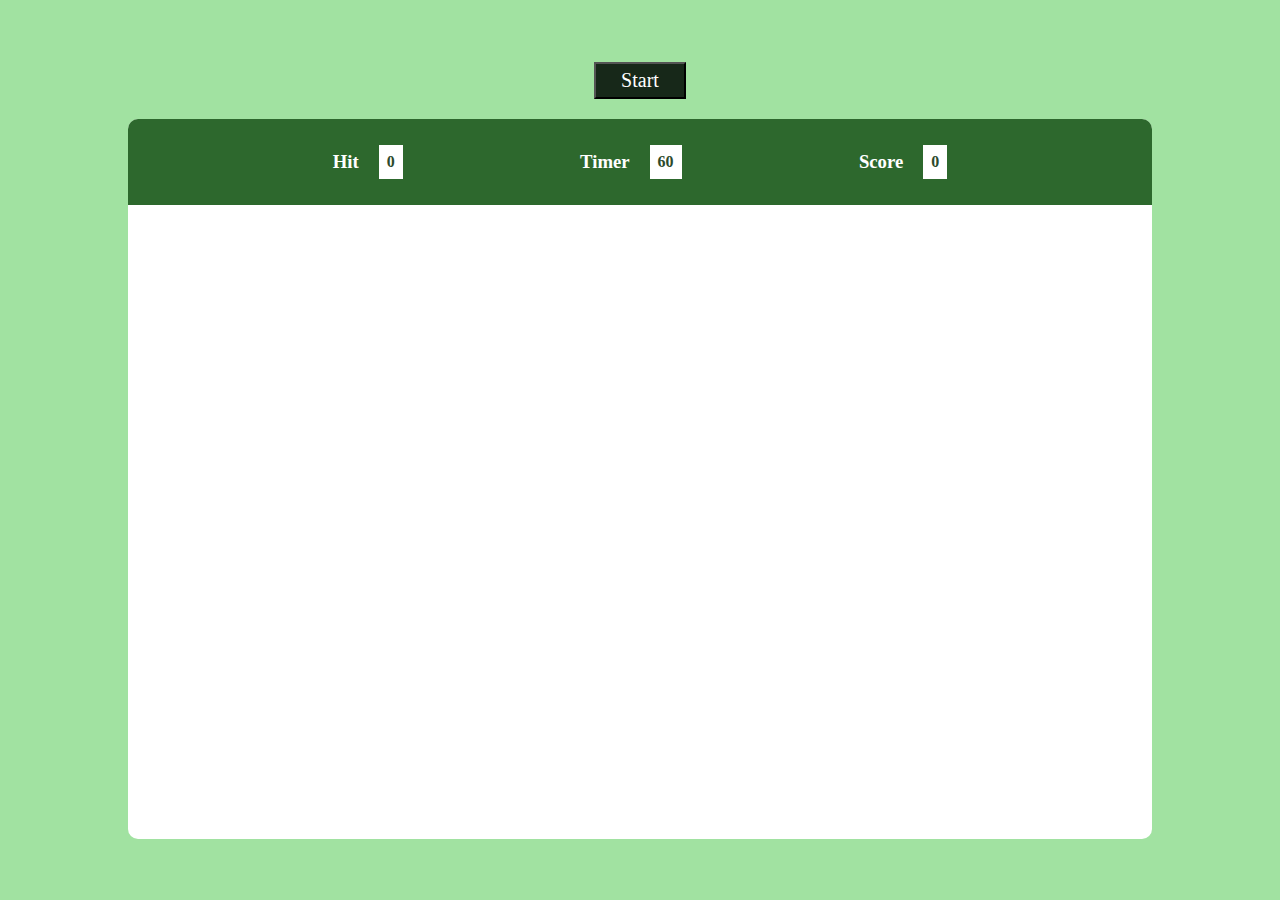
<file: Bubble/index.html>
<!DOCTYPE html>
<html lang="en">
<head>
    <meta charset="UTF-8">
    <meta name="viewport" content="width=device-width, initial-scale=1.0">
    <link rel="stylesheet" href="styles.css">
    <title>Bubble-game</title>
</head>
<body>
    <div id="main">
        <div id="panel">
            <div id="top">
                <div class="elem">
                    <h3>Hit</h3>
                    <div class="box" id="hit">0</div>
                </div>
                <div class="elem">
                    <h3>Timer</h3>
                    <div class="box" id="timer">60</div>
                </div>
                <div class="elem">
                    <h3>Score</h3>
                    <div class="box" id="score">0</div>
                </div>
            </div>
            <div id="bottom">
                
            </div>
        </div>
        <button id="start">Start</button>
    </div>
    <script src="script.js"></script>
</body>
</html>
</file>
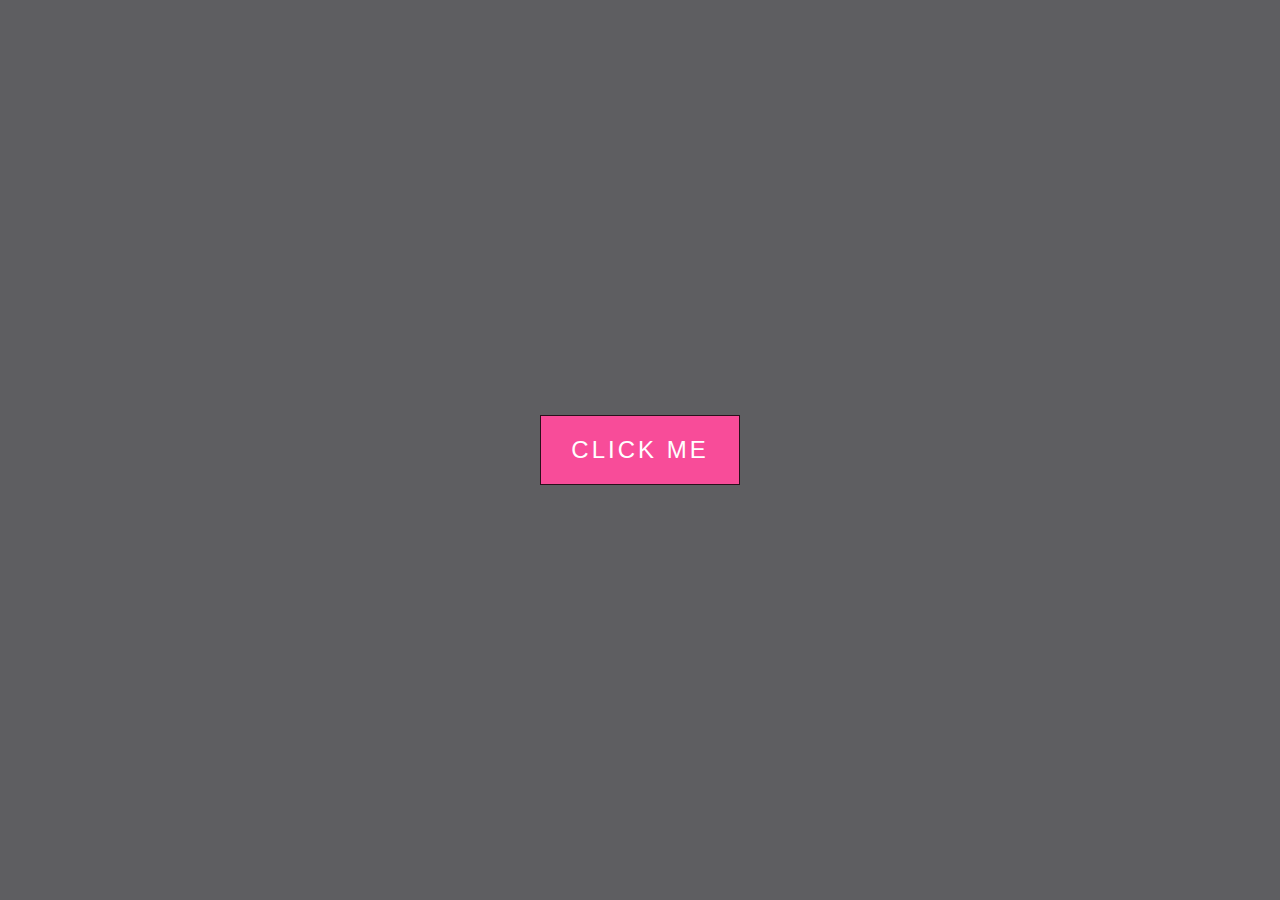
<file: Button Ripple/index.html>
<!DOCTYPE html>
<html lang="en">
<head>
    <meta charset="UTF-8">
    <meta http-equiv="X-UA-Compatible" content="IE=edge">
    <meta name="viewport" content="width=device-width, initial-scale=1.0">
    <link rel="stylesheet" href="style.css">
    <title>Button Ripple Effect</title>
</head>
<body>
    <button class="ripple">Click me</button>
    <script src="script.js"></script>
</body>
</html>
</file>
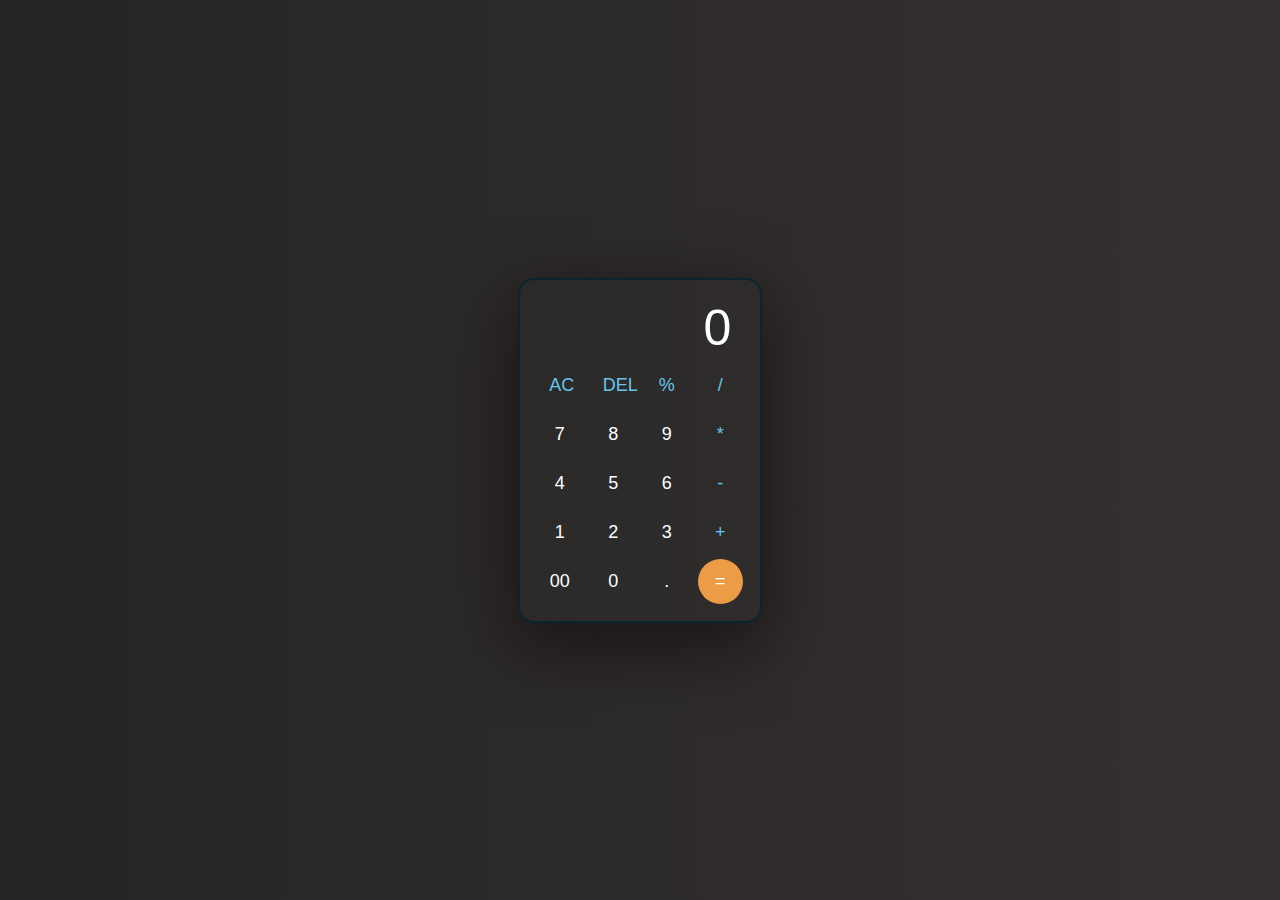
<file: Calculator/index.html>
<!DOCTYPE html>
<html lang="en">
<head>
    <meta charset="UTF-8">
    <meta http-equiv="X-UA-Compatible" content="IE=edge">
    <meta name="viewport" content="width=device-width, initial-scale=1.0">
    <link rel="shortcut icon" href="calculator (1).png" type="image/x-icon">
    <link rel="stylesheet" href="styles.css">
    
    <title>My_Calculator</title>
</head>
<body>
   <div class="container">
    <div>
        <input type="text" placeholder="0" id="inputBtn">
    </div>
        <div>
            <button class="operator">AC</button>
            <button class="operator">DEL</button>
            <button class="operator">%</button>
            <button class="operator">/</button>
        </div>
        <div>
            <button>7</button>
            <button>8</button>
            <button>9</button>
            <button class="operator">*</button>
        </div>
        <div>
            <button>4</button>
            <button>5</button>
            <button>6</button>
            <button class="operator">-</button>
        </div>
        <div>
            <button>1</button>
            <button>2</button>
            <button>3</button>
            <button class="operator">+</button>
        </div>
        <div>
            <button>00</button>
            <button>0</button>
            <button>.</button>
            <button class="equl">=</button>
        </div>
   </div>
   <script src="calculator.js"></script>
</body>
</html>
</file>
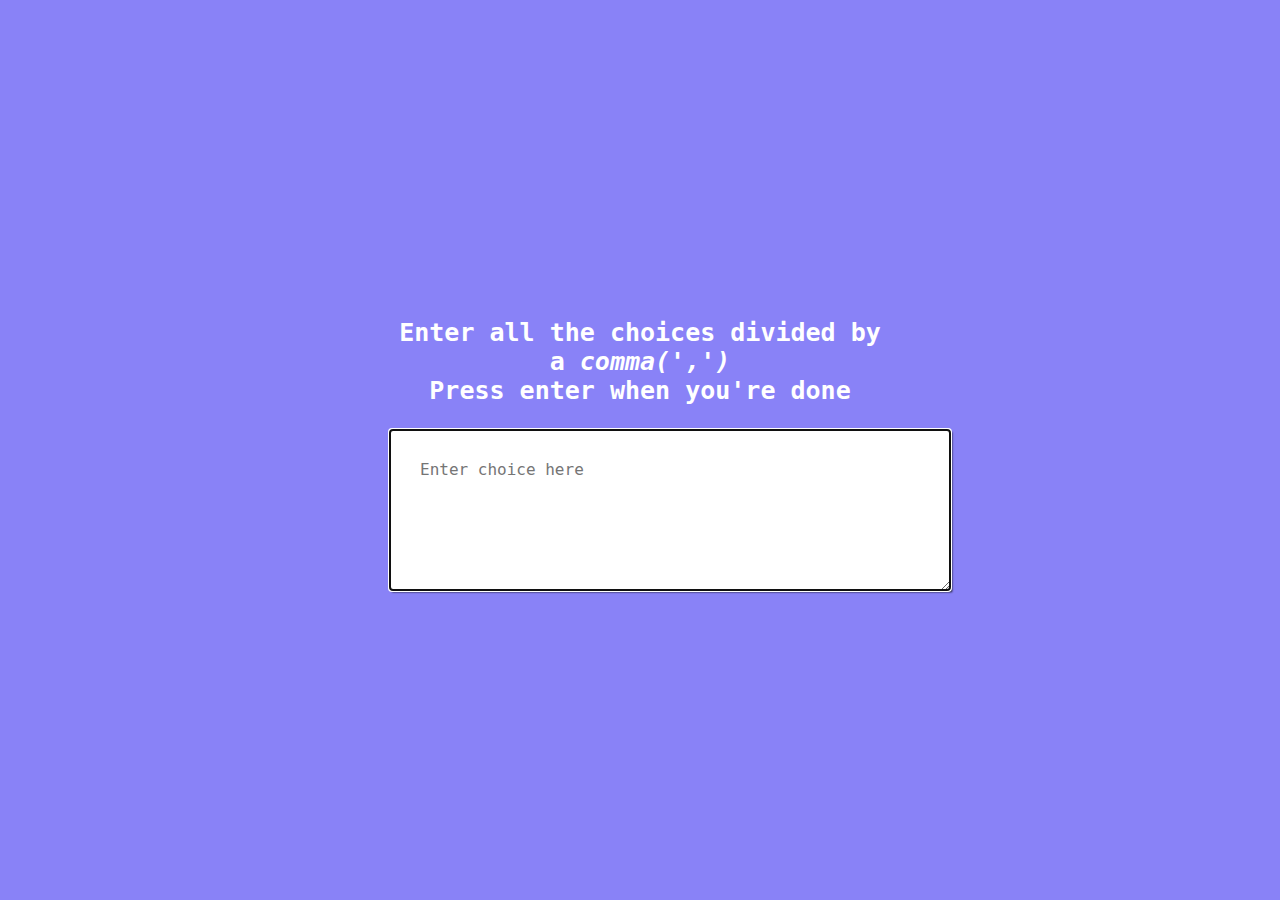
<file: Choice picker/index.html>
<!DOCTYPE html>
<html lang="en">
<head>
    <meta charset="UTF-8">
    <meta http-equiv="X-UA-Compatible" content="IE=edge">
    <meta name="viewport" content="width=device-width, initial-scale=1.0">
    <link rel="stylesheet" href="style.css">
    <title>Choice Picker</title>
</head>
<body>
    <div class="container">
        <h3>Enter all the choices divided by a <i>comma(',')</i> <br> Press enter when you're done</h3>
        <textarea id="textarea" placeholder="Enter choice here"></textarea>
        <div id="tags">
            <!-- <span class="tag">Choice1</span>
            <span class="tag highlight">Choice2</span>
            <span class="tag">Choice3</span> -->
        </div>
    </div>
    <script src="script.js"></script>
</body>
</html>
</file>
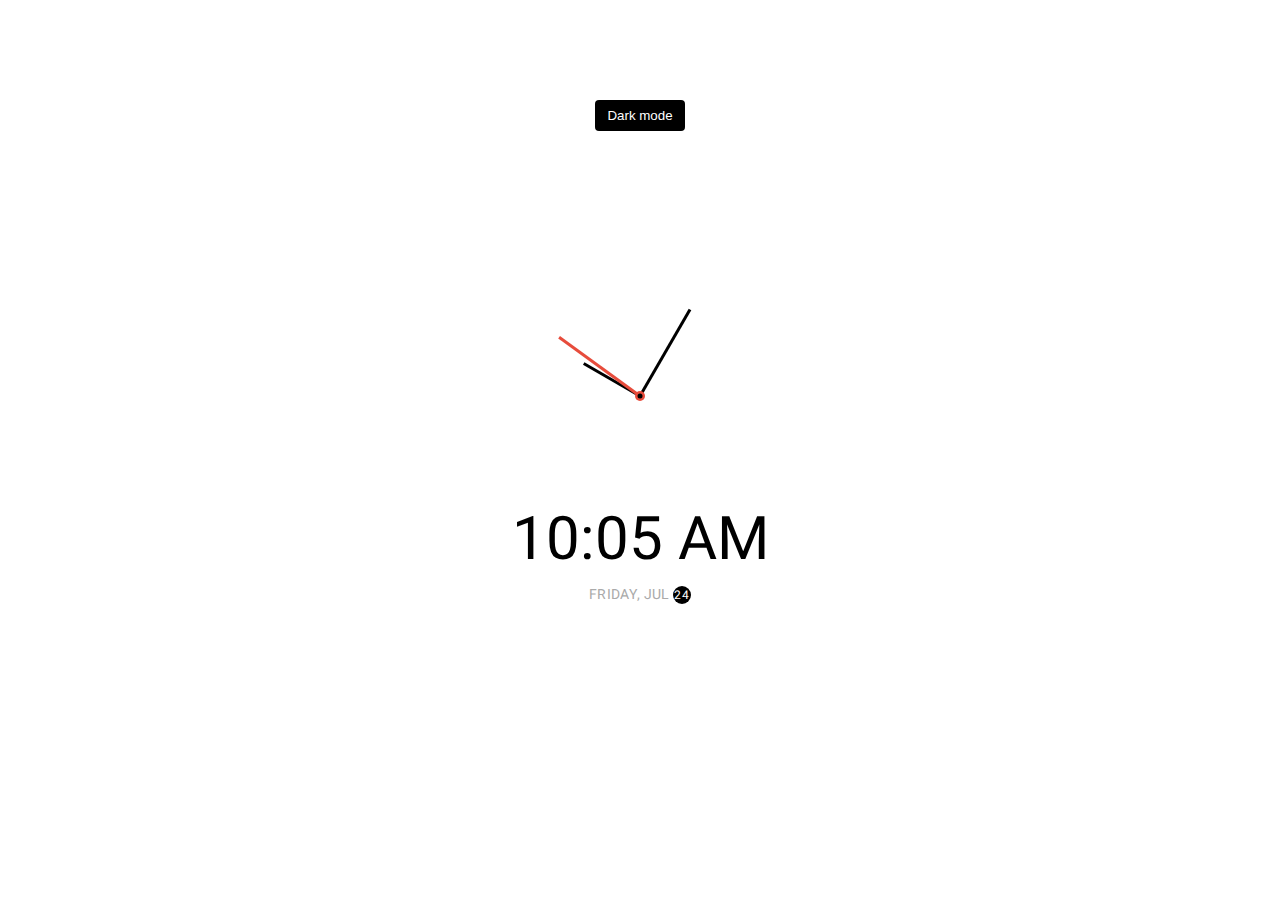
<file: Clock/index.html>
<!DOCTYPE html>
<html lang="en">
  <head>
    <meta charset="UTF-8" />
    <meta name="viewport" content="width=device-width, initial-scale=1.0" />
    <link rel="stylesheet" href="style.css" />
    <title>Theme Clock</title>
  </head>
  <body>
    <button class="toggle">Dark mode</button>
    <div class="clock-container">
      <div class="clock">
        <div class="needle hour"></div>
        <div class="needle minute"></div>
        <div class="needle second"></div>
        <div class="center-point"></div>
      </div>
      <div class="time"></div>
      <div class="date"></div>
    </div>
    <script src="script.js"></script>
  </body>
</html>
</file>
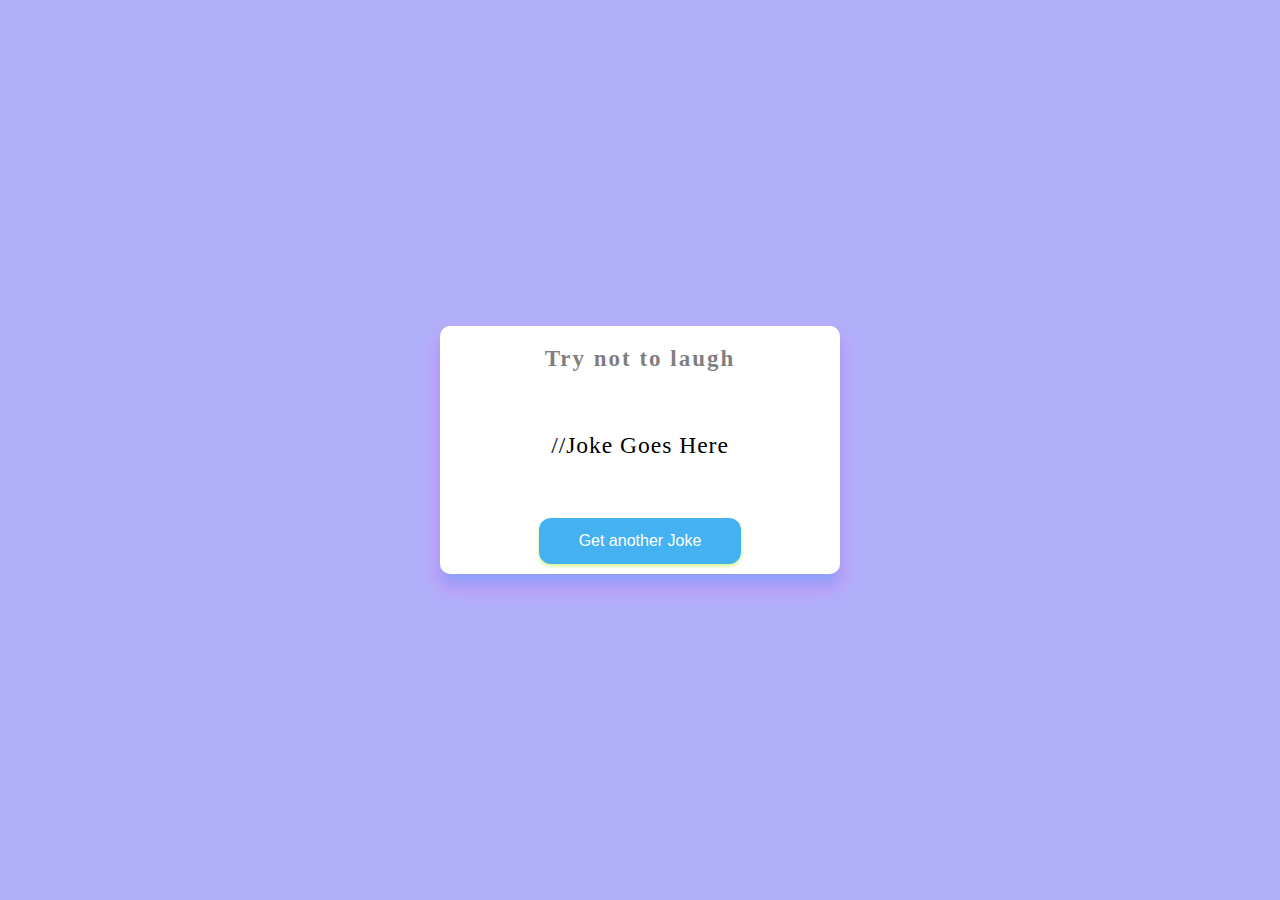
<file: Dad_Jokes/index.html>
<!DOCTYPE html>
<html lang="en">
<head>
    <meta charset="UTF-8">
    <meta http-equiv="X-UA-Compatible" content="IE=edge">
    <meta name="viewport" content="width=device-width, initial-scale=1.0">
    <link rel="stylesheet" href="style.css">
    <title>Dad Jokes</title>
</head>
<body>
    <div class="container">
        <h3>Try not to laugh</h3>
        <div class="joke" id="joke">
            //Joke Goes Here
        </div>
        <button id="JokeBtn" class="btn">Get another Joke</button>
    </div>
    <script src="script.js"></script>
</body>
</html>
</file>
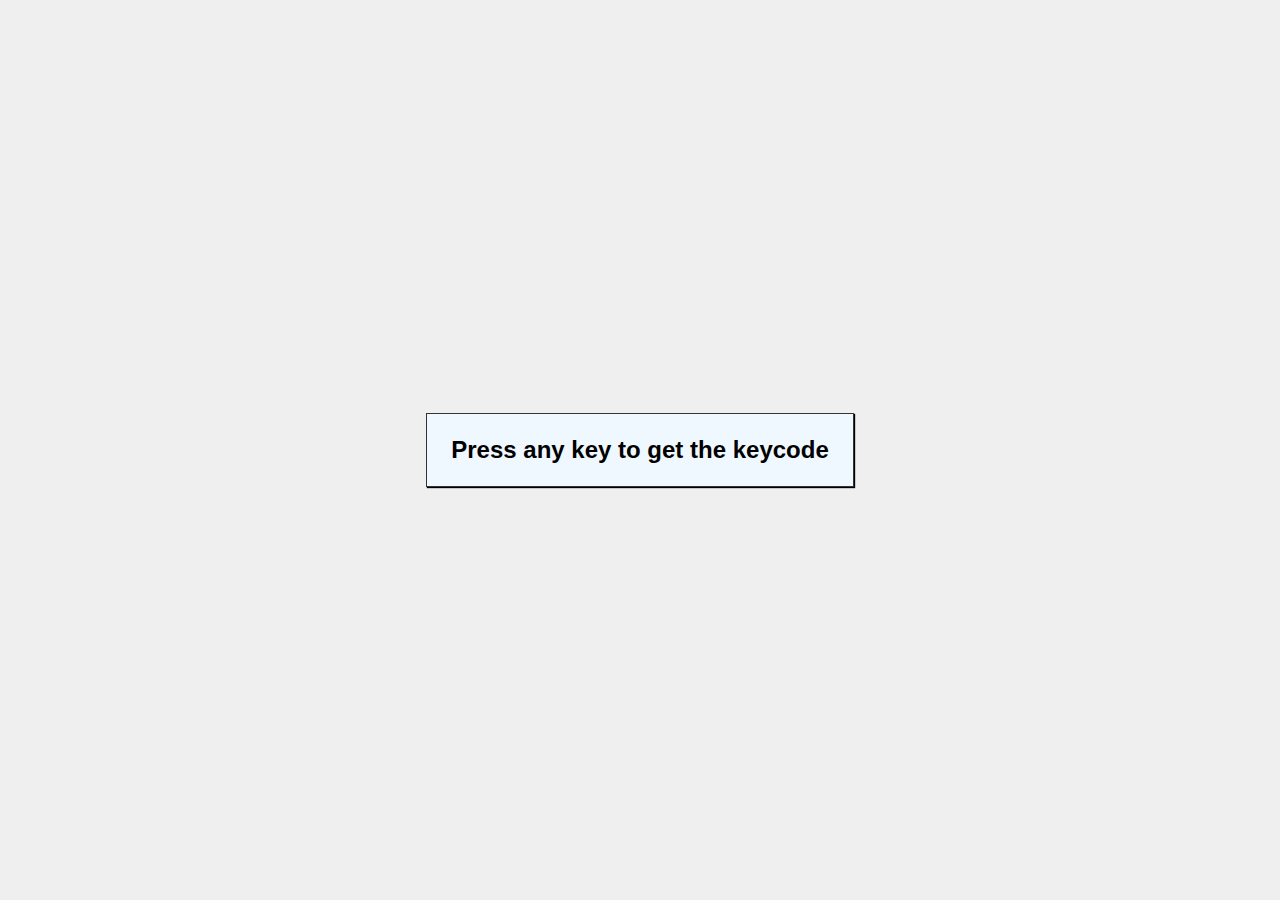
<file: Event Keycode/index.html>
<!DOCTYPE html>
<html lang="en">
<head>
    <meta charset="UTF-8">
    <meta http-equiv="X-UA-Compatible" content="IE=edge">
    <meta name="viewport" content="width=device-width, initial-scale=1.0">
    <link rel="stylesheet" href="style.css">
    <title>Event Keycodes</title>
</head>
<body>
    <div id="insert">
        
        <div class="key">
            Press any key to get the keycode
        </div>
    </div>
    <script src="script.js"></script>
</body>
</html>
</file>
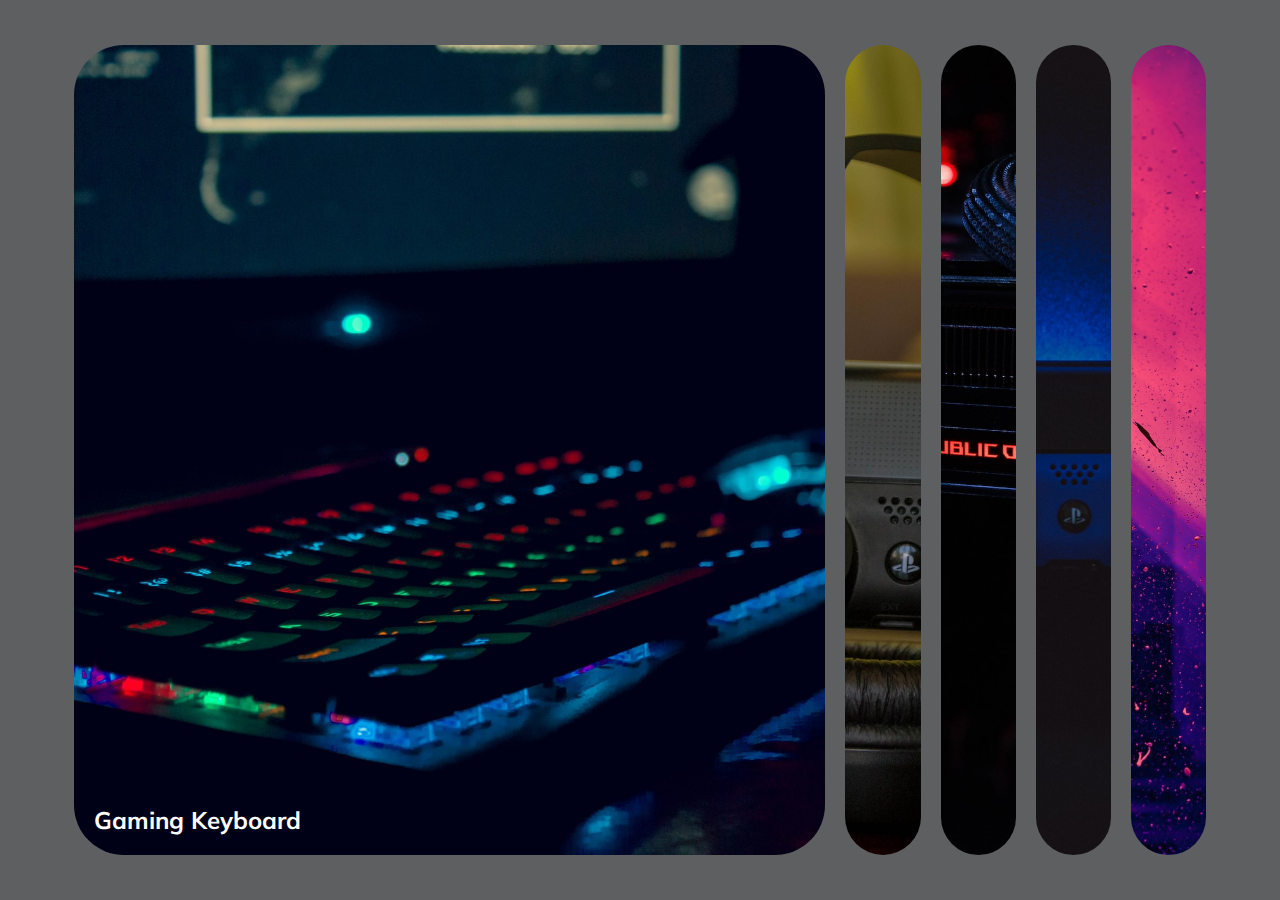
<file: Expanding_Cards/index.html>
<!DOCTYPE html>
<html lang="en">
<head>
    <meta charset="UTF-8">
    <meta http-equiv="X-UA-Compatible" content="IE=edge">
    <meta name="viewport" content="width=device-width, initial-scale=1.0">
    <link rel="stylesheet" href="style.css">
    <title>Expanding Cards</title>
</head>
<body>
    <div class="container">
        <div class="panel active" style="background-image: url('ahmed-atef-9SdZxvkGnZM-unsplash.jpg');">
            <h3>Gaming Keyboard</h3>
        </div>
        <div class="panel" style="background-image: url('aman-shrestha-OYeACuYA8qM-unsplash.jpg');">
            <h3>PS controller and JBL</h3>
        </div>
        <div class="panel" style="background-image: url('artiom-vallat-1uBCLmu5BqA-unsplash.jpg');">
            <h3>Republic of Gamers</h3>
        </div>
        <div class="panel" style="background-image: url('harpal-singh-eY9nCR7G0xw-unsplash.jpg');">
            <h3>PS Controller</h3>
        </div>
        <div class="panel" style="background-image: url('jr-korpa-9XngoIpxcEo-unsplash.jpg');">
            <h3>Gamers Background</h3>
        </div>
    </div>
    <script src="script.js"></script>
</body>
</html>
</file>
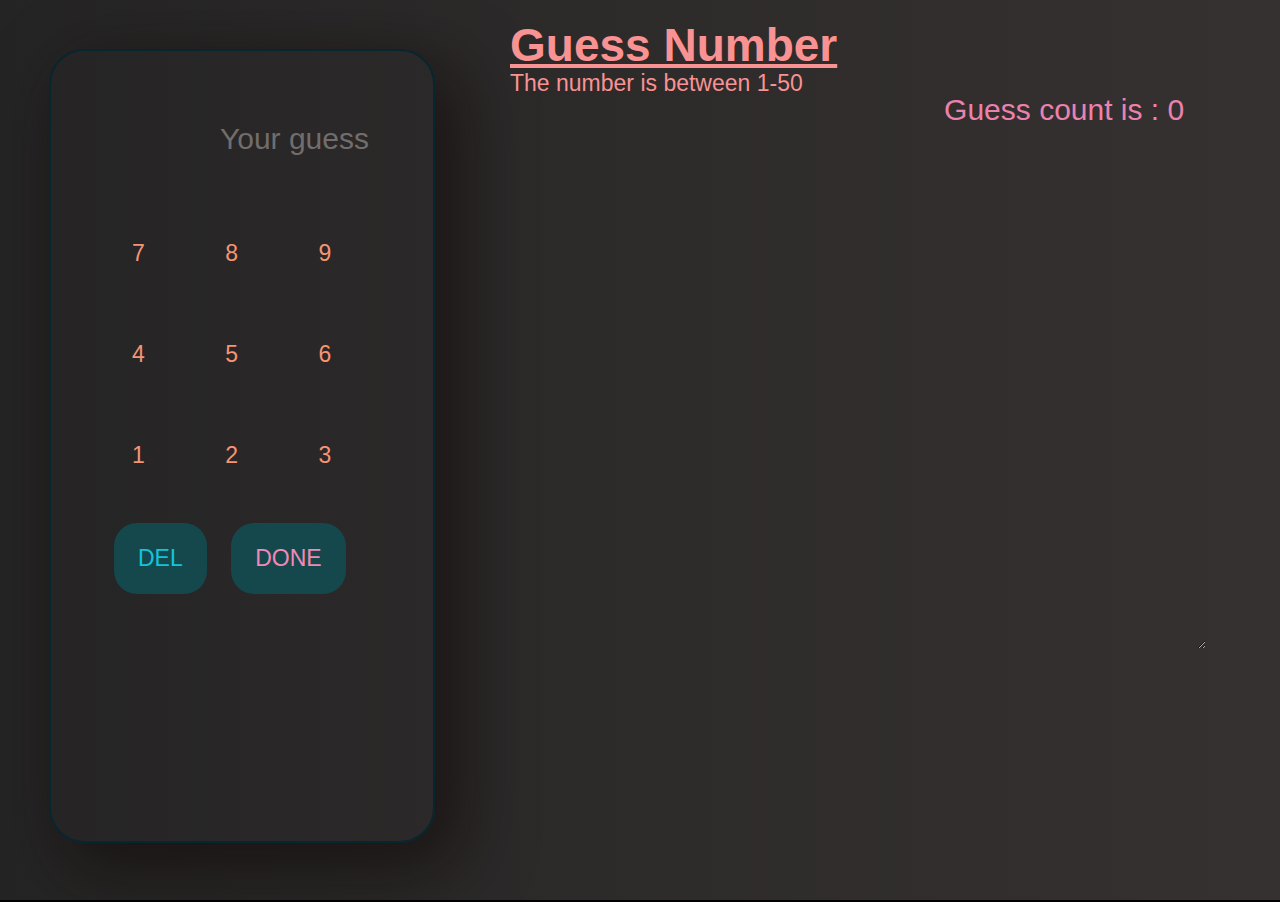
<file: Guess_Number/index.html>
<!DOCTYPE html>
<html lang="en">
<head>
    <meta charset="UTF-8">
    <meta http-equiv="X-UA-Compatible" content="IE=edge">
    <meta name="viewport" content="width=device-width, initial-scale=1.0">
    <link rel="icon" href="puzzle.png" type="png/x-icon">
    <link rel="stylesheet" href="styles.css">
    
    <title>Guess_Number</title>
</head>
<body>
    <div class="container">
        <div>
            <input type="text" placeholder="Your guess" id="inputbtn">
        </div>
        <div>
            <button>7</button>
            <button>8</button>
            <button>9</button>
        </div>
        <div>
            <button>4</button>
            <button>5</button>
            <button>6</button>
        </div>
        <div>
            <button>1</button>
            <button>2</button>
            <button>3</button>
        </div>
        <div class="operator">
            <button class="del">DEL</button>
            <button class="done">DONE</button>
        </div>
    </div>
    <div class="content">
        <div class="instructions">
            <h1>Guess Number</h1>
            <p>The number is between 1-50</p>
        </div>
        <div class="guesscnt" id="cntt">
            <input type="text" name="cnt" placeholder="Guess count is : 0" id="cnt">
        </div>
        
    </div>
    <div class="Hint" id="text">
        <textarea rows="15" cols="20" id="hint"></textarea>
    </div>
    <script src="Guess.js"></script>
</body>
</html>
</file>
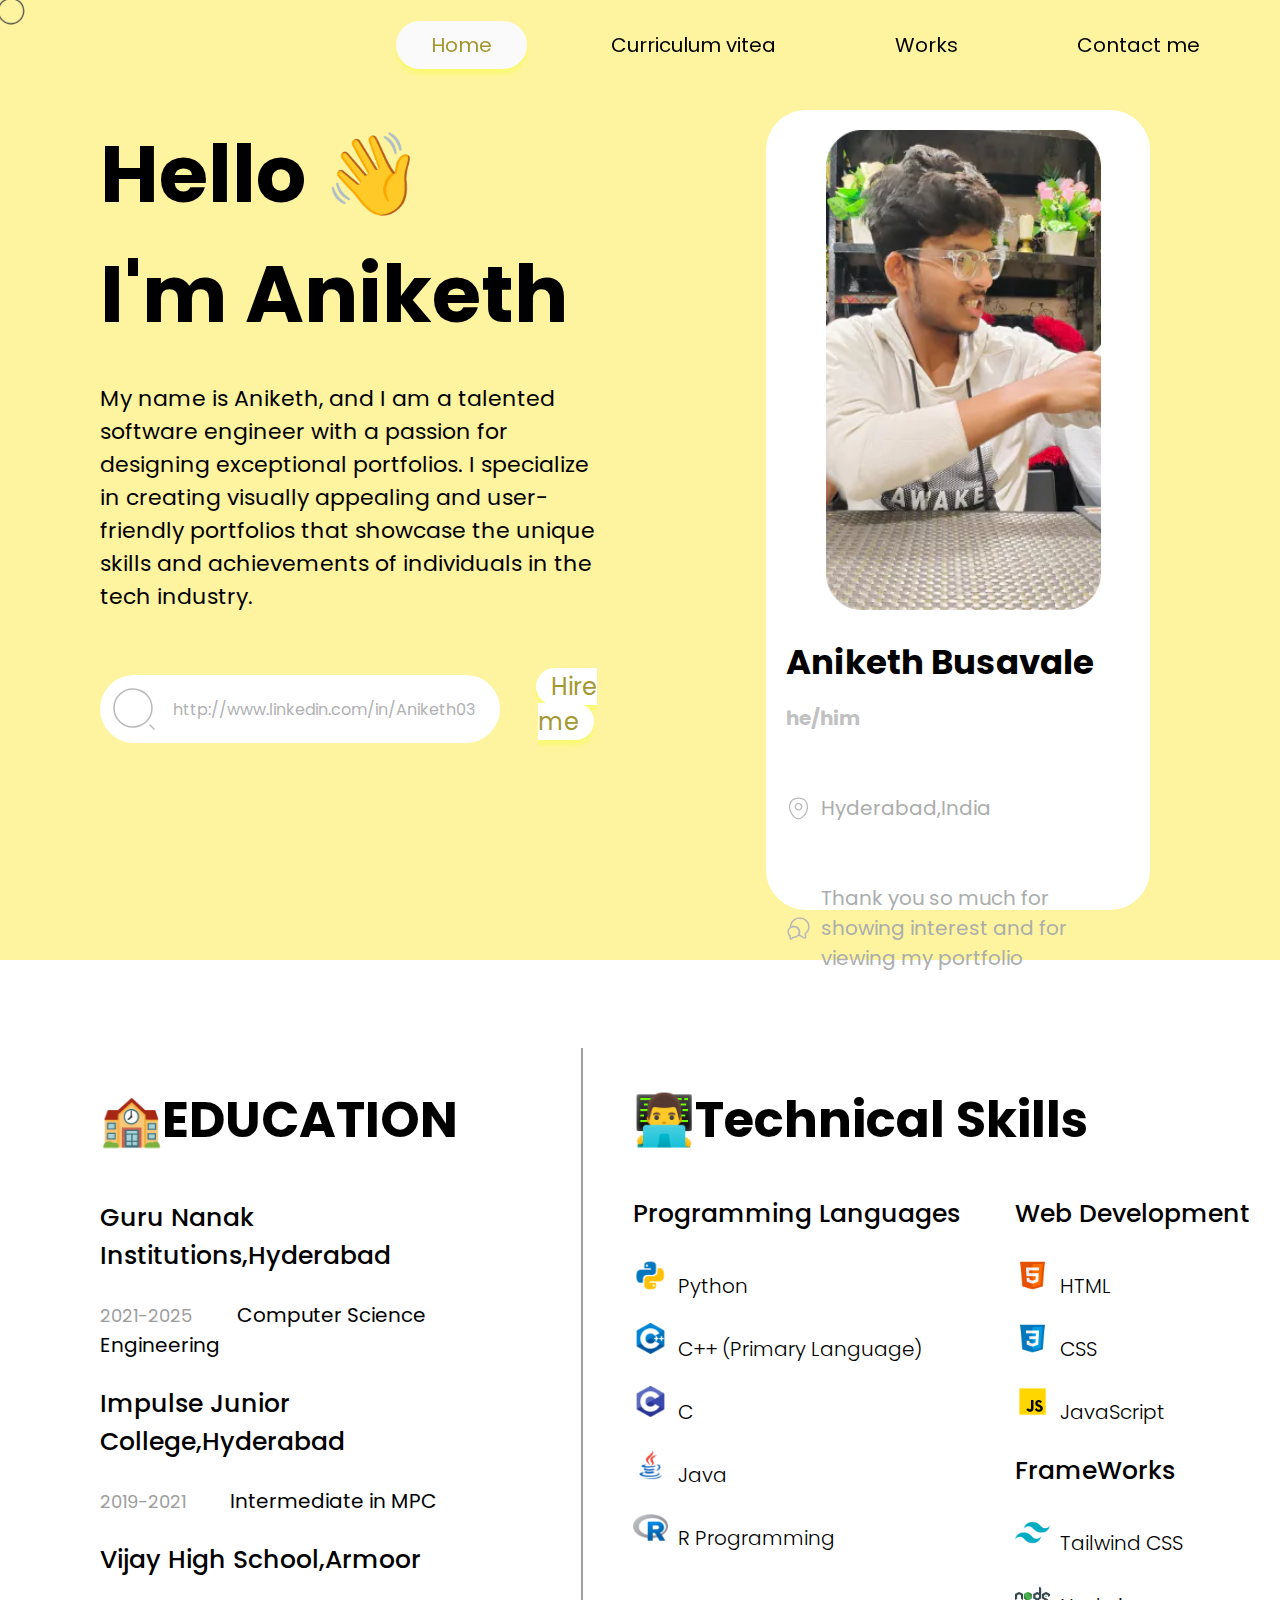
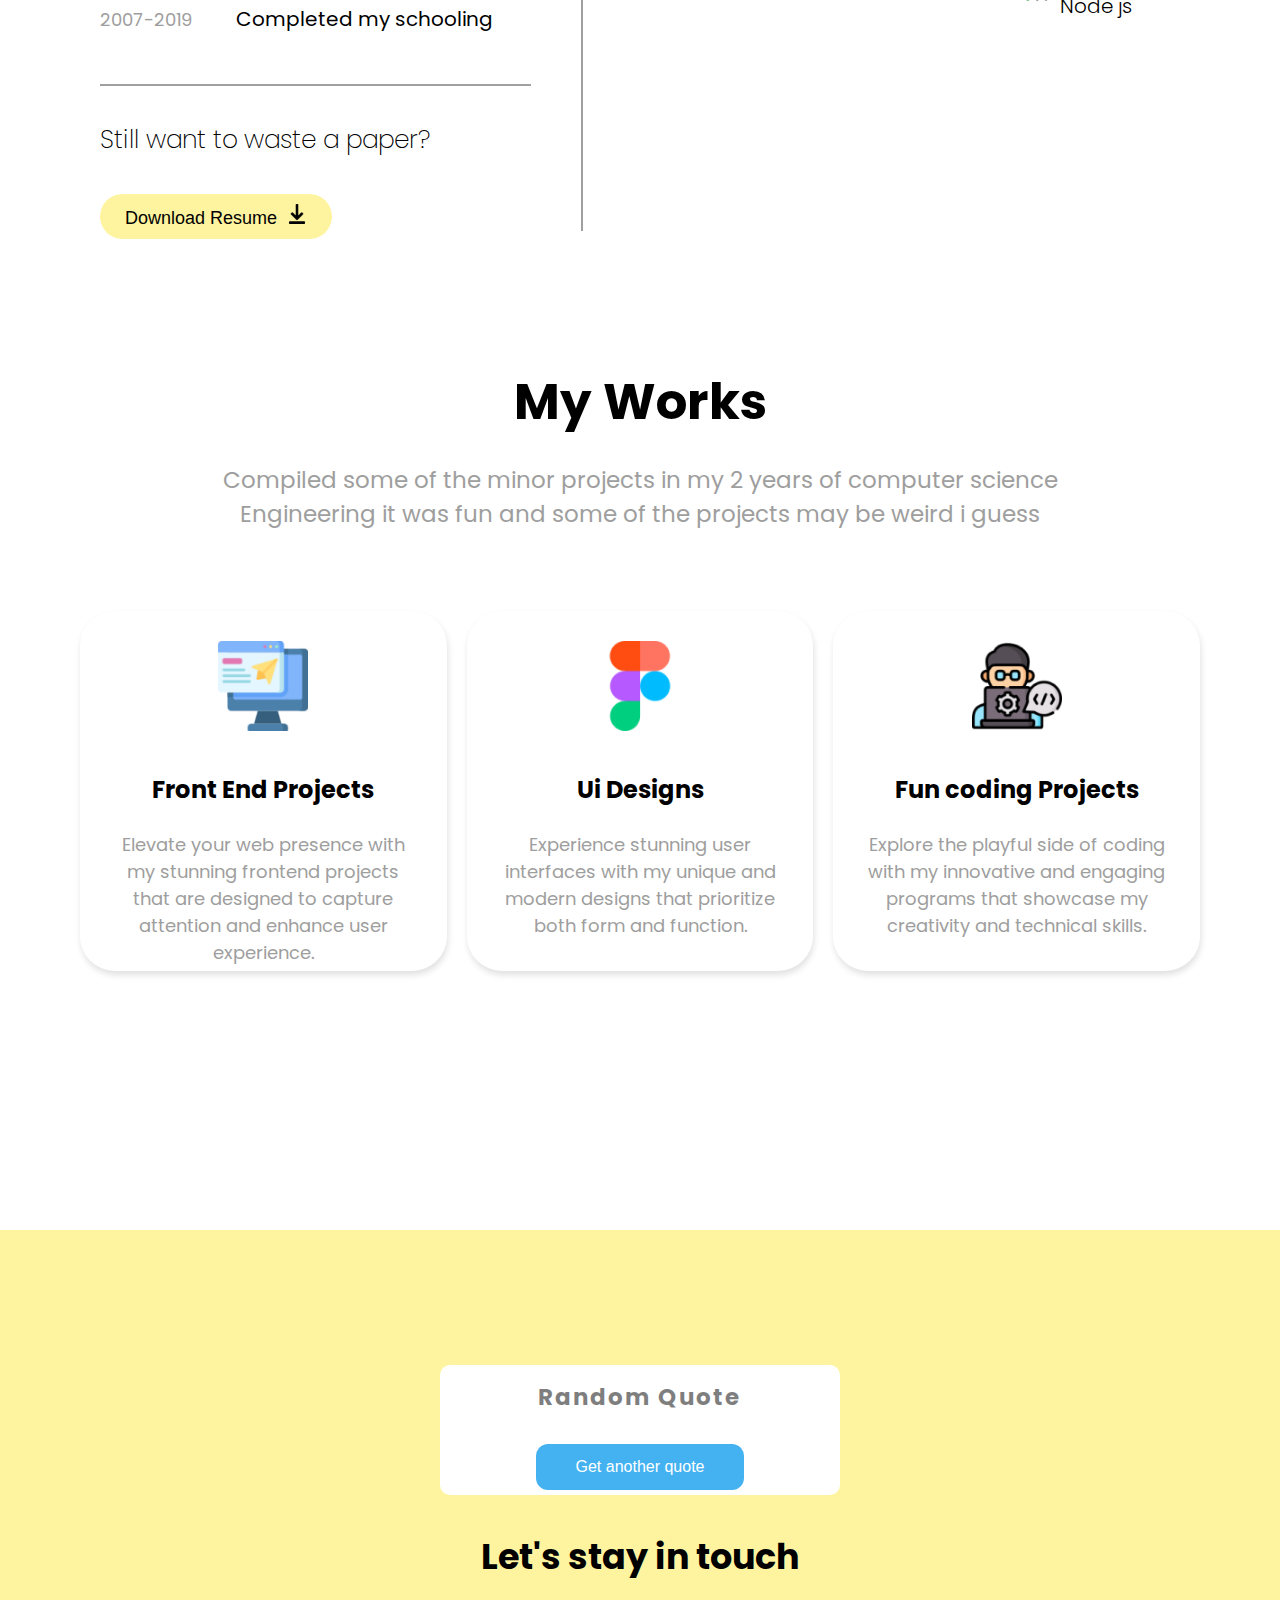
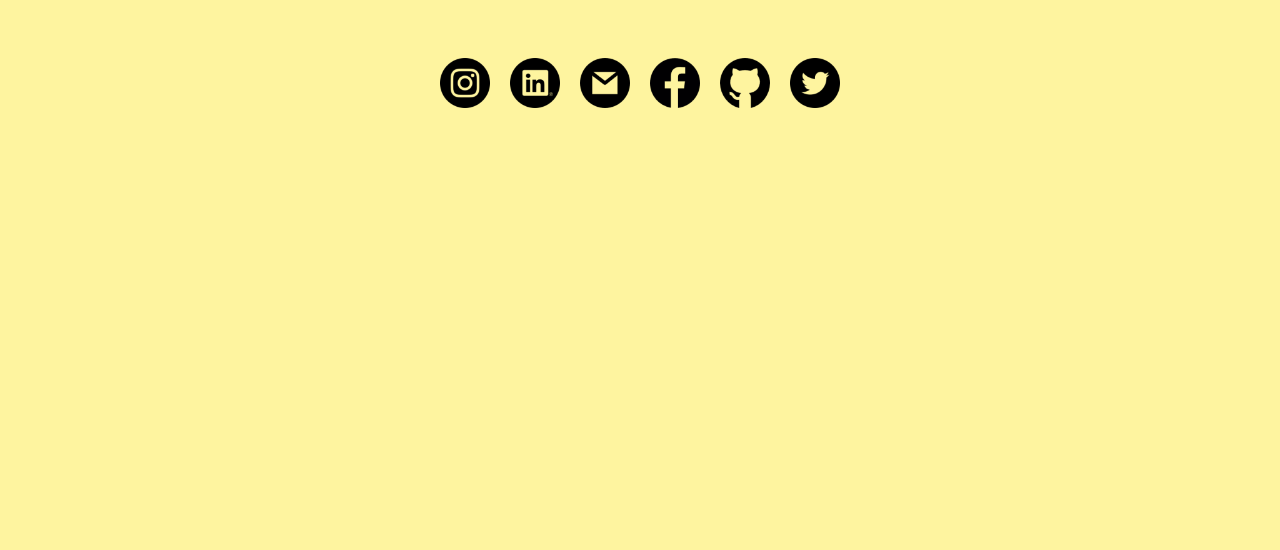
<file: Port/index.html>
<!DOCTYPE html>
<html lang="en">
  <head>
    <meta charset="UTF-8" />
    <meta http-equiv="X-UA-Compatible" content="IE=edge" />
    <meta name="viewport" content="width=device-width, initial-scale=1.0" />
    <link rel="stylesheet" href="style.css" />
    <title>Home</title>
  </head>
  <body>
    <nav class="navbar">
      <ul class="menu">
        <li><a href=".Home" class="nav-item active">Home</a></li>
        <li><a href=".Curriculum" class="nav-item">Curriculum vitea</a></li>
        <li><a href=".works" class="nav-item">Works</a></li>
        <li><a href=".contact" class="nav-item">Contact me</a></li>
      </ul>
    </nav>
    <div id="bubble"></div>
    <section class="Home" id="Home">
      <div class="container">
        <div class="intro">
          <h1 class="hello">
            Hello 👋 <br />
            I'm Aniketh
          </h1>
          <p>
            My name is Aniketh, and I am a talented software engineer with a
            passion for designing exceptional portfolios. I specialize in 
            creating visually appealing and user-friendly portfolios that 
            showcase the unique skills and achievements of individuals in 
            the tech industry.
          </p>
          <div class="container2">
            <div class="hire">
              <img src="svg-icons/search.svg" />
              <a href="http://www.linkedin.com/in/Aniketh03">http://www.linkedin.com/in/Aniketh03</a>
            </div>
            <div class="hireme">
              <a href="#contact">Hire me</a>
            </div>
          </div>
        </div>
        <div class="hero">
          <img src="Hero/Hero-img.png" alt="Hero Image" class="heroImg">
          <h3 class="heroname">Aniketh Busavale  <span>he/him</span> </h3>
          <div class="loc item">
              <img src="svg-icons/location.svg" alt="" class="svg">
              <p>Hyderabad,India</p>
          </div>
          <div class="mess item">
              <img src="svg-icons/message.svg" alt="" class="svg">
              <p>Thank you so much for showing interest and for viewing my
                  portfolio</p>
          </div>
        </div>
      </div>
    </section>
    <section class="Curriculum" id="Curriculum">
      <div class="curriculum-container">
        <div class="education">
          <h2>🏫EDUCATION</h2>
          <div class="college">
            <p class="clgName">Guru Nanak Institutions,Hyderabad</p>
            <p><span id="year">2021-2025</span>&nbsp;&nbsp;&nbsp;&nbsp;&nbsp;&nbsp;&nbsp;&nbsp;&nbsp;&nbsp;&nbsp;<span id="name">Computer Science Engineering</span></p>
            <p class="clgName">Impulse Junior College,Hyderabad</p>
            <p><span id="year">2019-2021</span>&nbsp;&nbsp;&nbsp;&nbsp;&nbsp;&nbsp;&nbsp;&nbsp;&nbsp;&nbsp;&nbsp;<span id="name">Intermediate in MPC</span></p>
            <p class="clgName">Vijay High School,Armoor</p>
            <p><span id="year">2007-2019</span>&nbsp;&nbsp;&nbsp;&nbsp;&nbsp;&nbsp;&nbsp;&nbsp;&nbsp;&nbsp;&nbsp;<span id="name">Completed my schooling</span></p>
          </div>
          <hr id="edu">
          <span id="resume">
            <p>Still want to waste a paper?</p>
            <button id="downloadBtn">Download Resume <img src="svg-icons/Download arrow.png" alt="arrow"></button>
          </span>
        </div>
        <hr class="hor">
        <div class="skills">
          <h2>👨‍💻Technical Skills</h2>
         <div class="skill">
           <div class="programming">
             <p id="head">Programming Languages</p>
             <span id="content">
               <p><img src="Icons/Python.png" alt="Python png"> Python</p>
               <p><img src="Icons/C++.png" alt="c++ png"> C++ (Primary Language)</p>
               <p><img src="Icons/C.png" alt="c png"> C</p>
               <p><img src="Icons/java.png" alt="java png"> Java</p>
               <p><img src="Icons/R.png" alt="R png"> R Programming</p>
             </span>
           </div>
           <div class="Development">
             <p id="head">Web Development</p>
             <span id="content">
               <p><img src="Icons/html.png" alt="html png"> HTML</p>
               <p><img src="Icons/css.png" alt="css png"> CSS</p>
               <p><img src="Icons/javaSricpt.png" alt="javaSricpt png"> JavaScript</p>
               <p id="head">FrameWorks</p>
               <p><img src="Icons/Tailwind.png" alt="Tailwindpng"> Tailwind CSS</p>
               <p><img src="Icons/Node.png" alt="Node png"> Node js</p>
             </span>
           </div>
         </div>
        </div>
      </div>
    </section>
    <section class="works" id="works">
      <h1>My Works</h1>
      <p>Compiled some of the minor projects in my 2 years of computer science <br>
        Engineering it was fun and some of the projects may be weird i guess 
        </p>
      <div class="work-container">
        <div class="front box">
          <img src="work-icons/Landing page.png" alt="FrontEnd">
          <h3 class="title">Front End Projects</h3>
          <p class="para">Elevate your web presence with my
            stunning frontend projects that are
            designed to capture attention and
            enhance user experience.</p>
        </div>
        <div class="UI box">
          <img src="work-icons/Figma.png" alt="">
          <h3 class="title">Ui Designs</h3>
          <p class="para">Experience stunning user interfaces
            with my unique and modern
            designs that prioritize both form
            and function.</p>
        </div>
        <div class="Coding box">
          <img src="work-icons/Software engineer.png" alt="">
          <h3 class="title">Fun coding Projects</h3>
          <p class="para">
            Explore the playful side of coding
            with my innovative and engaging
            programs that showcase my
            creativity and technical skills.
          </p>
        </div>
      </div>
    </section>
    <section class="contact" id="contact">
      <div class="social">
        <div class="quote-container">
          <h3>Random Quote</h3>
          <div class="quote" id="quoteDisplay"></div>
          <div class="quote" id="quoteAuthor"></div>
          <button id="quoteBtn" class="btn">Get another quote</button>
        </div>
        <div class="social-links">
          <h3>Let's stay in touch</h3>
          <div class="social-icons">
            <a href="https://www.instagram.com/aniketh___03_/"><img src="Social-icons/Instagram.png" alt=""></a>
            <a href="http://www.linkedin.com/in/Aniketh03"><img src="Social-icons/Linkedin.png" alt=""></a>
            <a href="mailto:anikethbusavale@gmail.com"><img src="Social-icons/Gmail.png" alt=""></a>
            <a href="https://www.facebook.com/aniketh.busavala"><img src="Social-icons/Facebook circular logo.png" alt=""></a>
            <a href="https://github.com/Aniketh003"><img src="Social-icons/Github.png" alt=""></a>
            <a href="https://twitter.com/Aniketh003"><img src="Social-icons/Twitter.png" alt=""></a>
          </div>
        </div>
      </div>
    </section>    
    <script src="script.js"></script>
  </body>
</html>
</file>
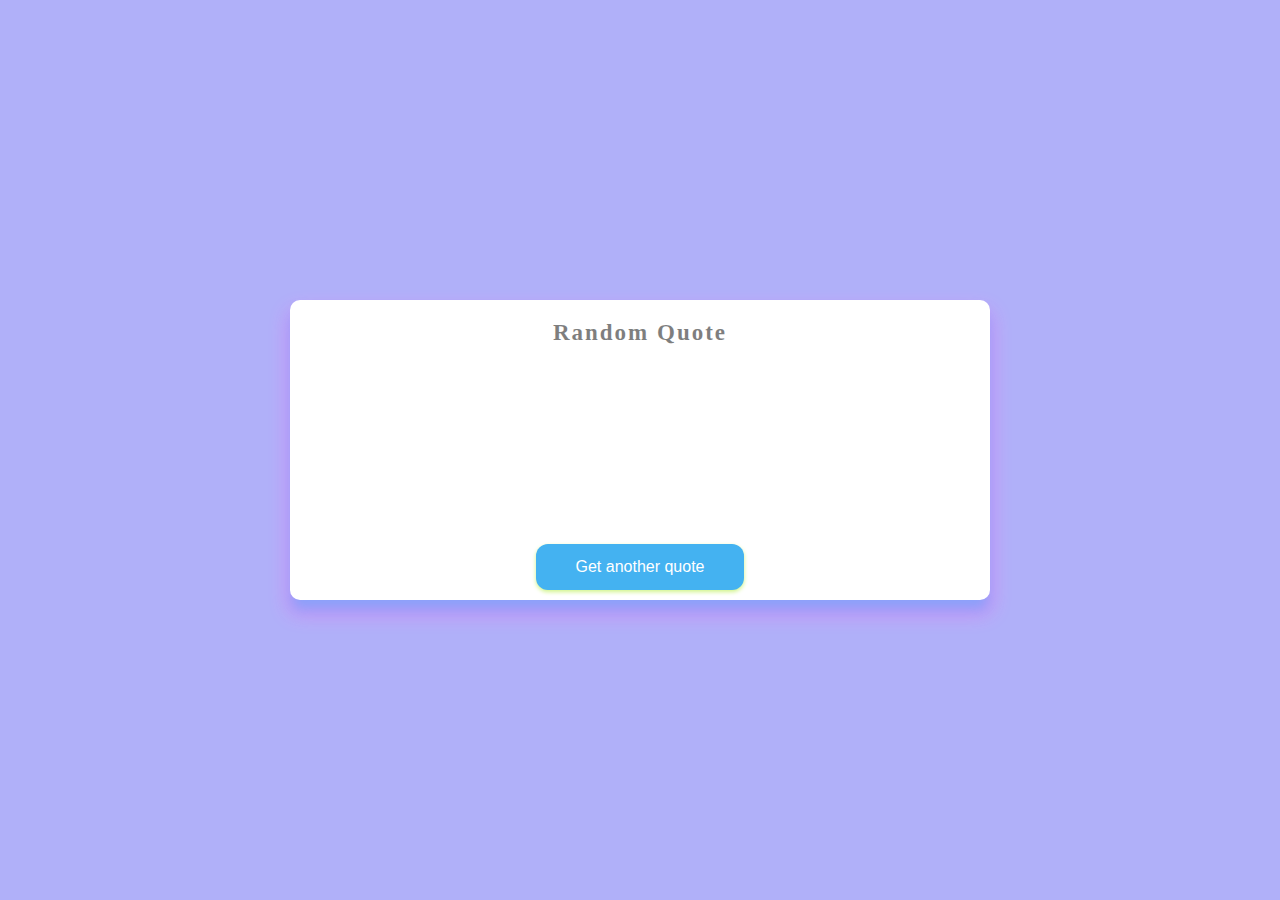
<file: Random_Quotes/index.html>
<!DOCTYPE html>
<html lang="en">
<head>
    <meta charset="UTF-8">
    <meta http-equiv="X-UA-Compatible" content="IE=edge">
    <meta name="viewport" content="width=device-width, initial-scale=1.0">
    <link rel="stylesheet" href="style.css">
    <title>Random Quotes</title>
</head>
<body>
    <div class="container">
        <h3>Random Quote</h3>
        <div class="quote" id="quoteDisplay"></div>
        <div class="quote" id="quoteAuthor"></div>
        <button id="quoteBtn" class="btn">Get another quote</button>
    </div>
    <script src="script.js"></script>
</body>
</html>
</file>
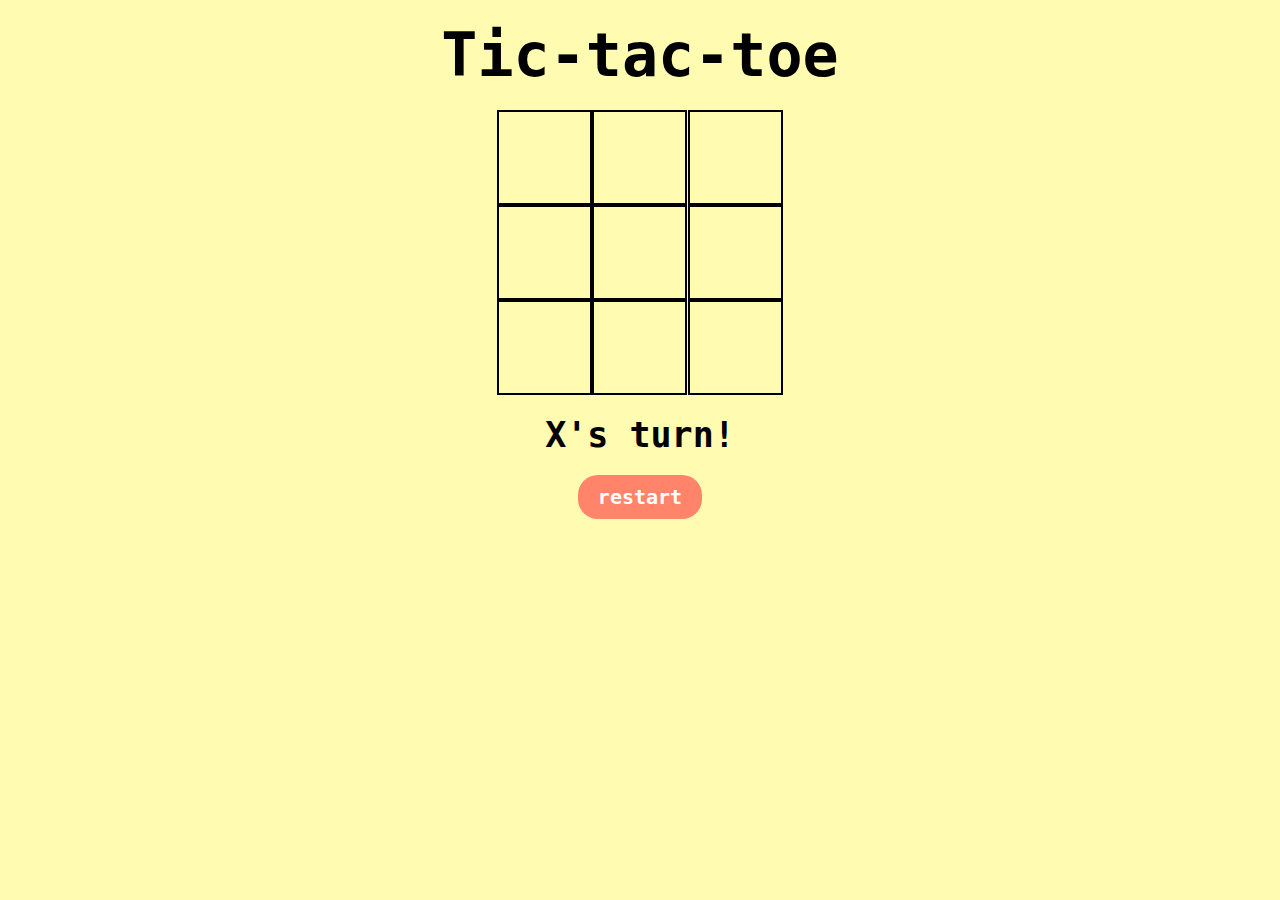
<file: tictactoe/index.html>
<!DOCTYPE html>
<html lang="en">
  <head>
    <meta charset="UTF-8" />
    <meta name="viewport" content="width=device-width, initial-scale=1.0" />
    <link rel="stylesheet" href="style.css" />
    <title>Rock-Paper-Sciccors</title>
  </head>
  <body>
    <div class="gameContainer">
      <h1>Tic-tac-toe</h1>
      <div class="cellContainer">
        <div cellIndex="0" class="cell"></div>
        <div cellIndex="1" class="cell"></div>
        <div cellIndex="2" class="cell"></div>
        <div cellIndex="3" class="cell"></div>
        <div cellIndex="4" class="cell"></div>
        <div cellIndex="5" class="cell"></div>
        <div cellIndex="6" class="cell"></div>
        <div cellIndex="7" class="cell"></div>
        <div cellIndex="8" class="cell"></div>
      </div>
      <h2 id="status"></h2>
      <button class="restart" id="restart">restart</button>
    </div>
    <script src="script.js"></script>
  </body>
</html>
</file>
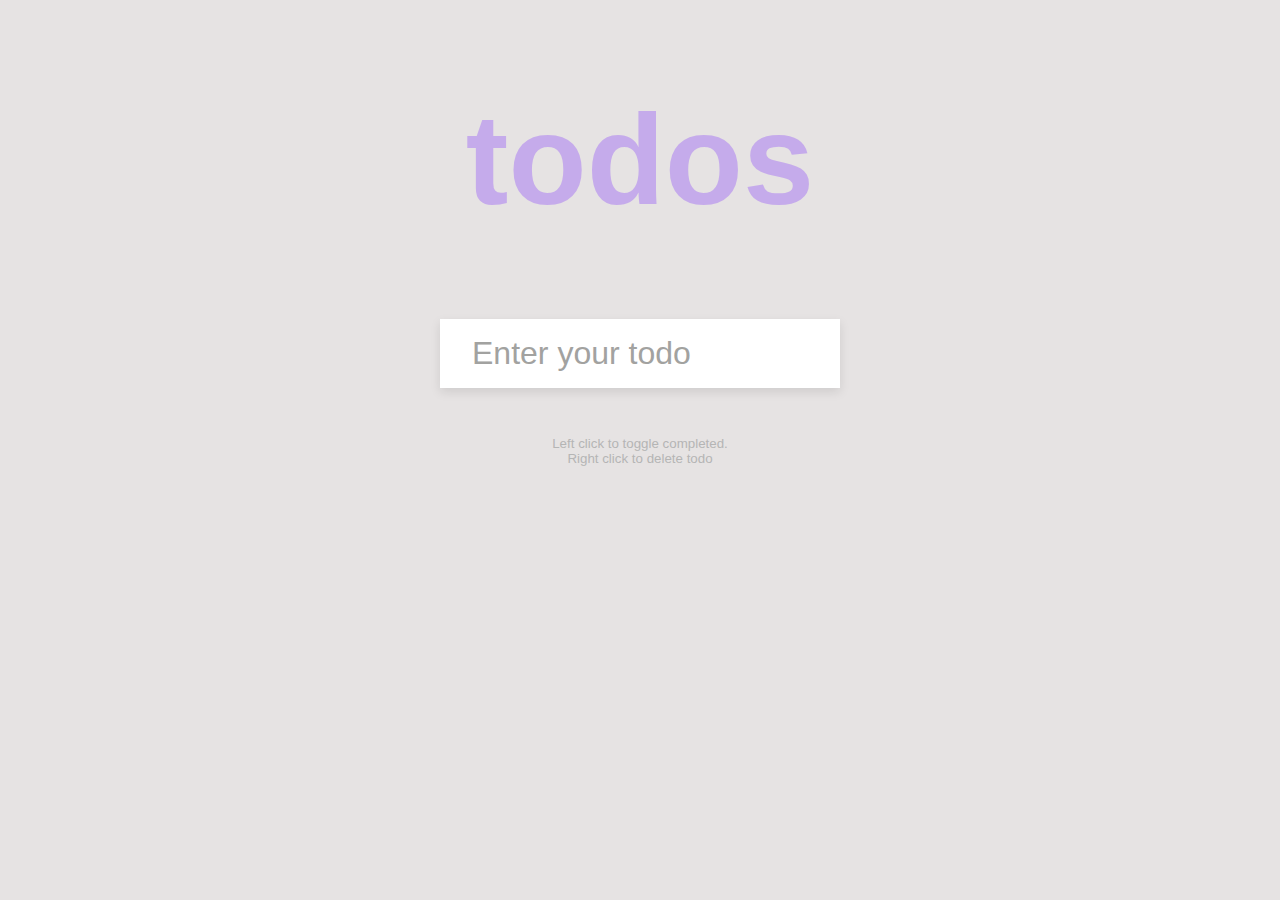
<file: todos/index.html>
<!DOCTYPE html>
<html lang="en">
  <head>
    <meta charset="UTF-8" />
    <meta name="viewport" content="width=device-width, initial-scale=1.0" />
    <link rel="stylesheet" href="style.css" />
    <title>Todo List</title>
  </head>
  <body>
    <h1>todos</h1>
    <form id="form">
      <input type="text" class="input" id="input" placeholder="Enter your todo" autocomplete="off">
      <ul class="todos" id="todos"></ul>
    </form>
    <small>Left click to toggle completed. <br> Right click to delete todo</small>
    <script src="script.js"></script>
  </body>
</html>
</file>
<file: Bubble/styles.css>
*{
    margin: 0%;
    padding: 0%;
    font-family: poppins;
    box-sizing: border-box;
}

html,body{
    width: 100%;
    height: 100%;
}

#main{
    display: flex;
    justify-content: center;
    align-items: center;
    flex-direction: column-reverse;
    height: 100%;
    width: 100%;
    background-color: rgb(161, 226, 161);
}

#panel{
    width: 80%;
    height: 80%;
    background: #ffff;
    border-radius: 10px;
    overflow: hidden;
}

#top{
    padding: 0 20%;
    display: flex;
    align-items: center;
    justify-content: space-between;
    height: 12%;
    width: 100%;
    background-color: rgb(45, 104, 45);
}

.elem{
    color: #fff;
    display: flex;
    gap: 20px;
    align-items: center;
}

.box{
    color: rgb(44, 74, 44);
    font-weight: 600;
    font-size: 16px;
    padding: 8px;
    background-color: #fff;
}

#bottom{
    display: flex;
    flex-wrap: wrap;
    gap: 10px;
    padding: 15px;
    width: 100%;
    height: calc(100% - 100px);
}

#bubble{
    display: flex;
    align-items: center;
    justify-content: center;
    padding: 20px;
    border-radius: 50%;
    width: 30px;
    height: 30px;
    cursor: pointer;
    color: #fff;
    background-color: rgb(38, 106, 38);
}

#bubble:hover{
    background-color: #353d36;
}

button{
    background-color: #172819;
    font-size: 20px;
    margin-bottom: 20px;
    cursor: pointer;
    padding: 5px 25px;
    color: #ffff;
}
</file>
<file: Button Ripple/style.css>
body{
    justify-content: center;
    align-items: center;
    display: flex;
    overflow: hidden;
    height: 100vh;
    margin: 0;
    background-color: rgb(94, 94, 97);
}

button{
    border: 1px solid rgb(42, 15, 27);
    background-color: rgb(248, 76, 153);
    color: #fff;
    padding: 20px 30px;
    font-size: 24px;
    text-transform: uppercase;
    letter-spacing: 3px;
    overflow: hidden;
    position: relative;
}

.circle{
    position: absolute;
    background-color: #e1d2e0;
    width: 100px;
    height: 100px;
    border-radius: 50%;
    transform: translate(-50%,-50%) scale(0);
    animation: scale 0.3s ease-out;

}

@keyframes scale{
    to{
        transform: translate(-50%,-50%) scale(3);
        opacity: 0;
    }
}
</file>
<file: Calculator/styles.css>
*{
    margin: 0;
    padding: 0;
    box-sizing: border-box;
    font-family: 'Barlow Condensed', sans-serif;
}
body{
    height: 100vh;
    width: 100%;
    display: flex;
    align-items: center;
    justify-content: center;
    background: rgb(0,0,0);
    background-image: linear-gradient(to right, #252424 0%, rgb(54, 49, 49) 100%);
}

.container{
    border: 2px solid rgb(7, 38, 48);
    padding: 15px;
    border-radius: 16px;
    background: transparent;
    box-shadow: rgba(14, 6, 6, 0.56) 0px 22px 70px 4px;
}
input{
    width: 200px;
    text-align: right;
    border: none;
    padding: 4px;
    background: transparent;
    cursor: pointer;
    font-size: 50px;
    color: white;
}
input::placeholder{
    color: #ffffff;
}
button{
    padding: 12px;
    width: 45px;
    margin: 2px;
    background: transparent;
    border: none;
    color: #ffffff;
    cursor:grab;
    font-size: 18px;
}
.equl{
    border-radius: 50%;
    background-color: rgb(237, 156, 70);
}
.equl:hover{
    box-shadow: #8d1010 -4px -4px 19px;
}
.operator{
    border-radius: 50%;
    color: rgb(97, 199, 236);
}
.operator:hover{
    box-shadow: #07444c -4px -4px 19px;
}
</file>
<file: Choice picker/style.css>
*{
    font-family:monospace;
}

body{
    display: flex;
    flex-direction: column;
    justify-content: center;
    align-items: center;
    background-color: rgb(137, 130, 247);
    overflow: hidden;
    height: 100vh;
    margin: 0;
}
h3{
    color: #fff;
    font-size: 25px;
    text-align: center;
}
.container{
    width: 500px;
}
textarea{
    border: 0;
    width: 100%;
    margin-bottom: 18px;
    padding: 30px;
    display: block;
    height: 100px;
    font-family: inherit;
    font-size: 16px;
    box-shadow: 2px 2px 2px rgba(0, 0, 0, 1.10);
}

.tag{
    background-color: rgb(211, 234, 147);
    border-radius: 50px;
    font-size: 18px;
    display: inline-block;
    margin-right: 15px;
    padding: 8px;
}

.tag.highlight{
    background-color: rgb(242, 147, 79);
}
</file>
<file: Clock/style.css>
@import url('https://fonts.googleapis.com/css?family=Heebo:300&display=swap');

* {
  box-sizing: border-box;
}

:root {
  --primary-color: #000;
  --secondary-color: #fff;
}

html {
  transition: all 0.5s ease-in;
}

html.dark {
  --primary-color: #fff;
  --secondary-color: #333;
}

html.dark {
  background-color: #111;
  color: var(--primary-color);
}

body {
  font-family: 'Heebo', sans-serif;
  display: flex;
  align-items: center;
  justify-content: center;
  height: 100vh;
  overflow: hidden;
  margin: 0;
}

.toggle {
  cursor: pointer;
  background-color: var(--primary-color);
  color: var(--secondary-color);
  border: 0;
  border-radius: 4px;
  padding: 8px 12px;
  position: absolute;
  top: 100px;
}

.toggle:focus {
  outline: none;
}

.clock-container {
  display: flex;
  flex-direction: column;
  justify-content: space-between;
  align-items: center;
}

.clock {
  position: relative;
  width: 200px;
  height: 200px;
}

.needle {
  background-color: var(--primary-color);
  position: absolute;
  top: 50%;
  left: 50%;
  height: 65px;
  width: 3px;
  transform-origin: bottom center;
  transition: all 0.5s ease-in;
}

.needle.hour {
  transform: translate(-50%, -100%) rotate(0deg);
}

.needle.minute {
  transform: translate(-50%, -100%) rotate(0deg);
  height: 100px;
}

.needle.second {
  transform: translate(-50%, -100%) rotate(0deg);
  height: 100px;
  background-color: #e74c3c;
}

.center-point {
  background-color: #e74c3c;
  width: 10px;
  height: 10px;
  position: absolute;
  top: 50%;
  left: 50%;
  transform: translate(-50%, -50%);
  border-radius: 50%;
}

.center-point::after {
  content: '';
  background-color: var(--primary-color);
  width: 5px;
  height: 5px;
  position: absolute;
  top: 50%;
  left: 50%;
  transform: translate(-50%, -50%);
  border-radius: 50%;
}

.time {
  font-size: 60px;
}

.date {
  color: #aaa;
  font-size: 14px;
  letter-spacing: 0.3px;
  text-transform: uppercase;
}

.date .circle {
  background-color: var(--primary-color);
  color: var(--secondary-color);
  border-radius: 50%;
  height: 18px;
  width: 18px;
  display: inline-flex;
  align-items: center;
  justify-content: center;
  line-height: 18px;
  transition: all 0.5s ease-in;
  font-size: 12px;
}
</file>
<file: Dad_Jokes/style.css>
*{
    box-sizing: border-box;
}

body{
    background-color: rgb(176, 176, 249);
    align-items: center;
    justify-content: center;
    margin: 0;
    height: 100vh;
    font-family:'Times New Roman', Times, serif;
    overflow: hidden;
    display: flex;
    flex-direction: column;
}

.container{
    background-color: #ffff;
    border-radius: 10px;
    padding:10px 20px;
    box-shadow: #8ba1fa 0px 12px 14px,#ec88f3 0px 12px 20px;
    text-align: center;
    width: 400px;
    max-width: 100%;
}

h3{
    font-size: 23px;
    padding-top: 10px;
    margin: 0;
    opacity: 0.5;
    letter-spacing: 2px;
}

.joke{
    font-size: 24px;
    padding: 12px 32px;
    letter-spacing: 1px;
    line-height: 22px;
    max-width: 600px;
    margin: 50px auto;
    transform: scale(0.98);
}

.btn{
    font-size: 16px;
    border: none;
    background-color: rgb(68, 178, 241);
    box-shadow: #d0f489 0px 2px 4px;
    border-radius: 12px;
    text-align: center;
    padding: 14px 40px;
    cursor: pointer;
    color: #fff;
}

.btn:focus{
    outline: none;
}

.btn:active{
    transform: scale(0.98);
}
</file>
<file: Event Keycode/style.css>
*{
    font-family:'Gill Sans', 'Gill Sans MT', Calibri, 'Trebuchet MS', sans-serif;
}

body{
    justify-content: center;
    align-items: center;
    text-align: center;
    height: 100vh;
    margin: 0;
    display: flex;
    overflow: hidden;
    background-color: #efefef;
}

.key{
    border: 1px solid #333;
    display: inline-flex;
    padding: 22px 24px;
    background-color: aliceblue;
    font-size: 24px;
    box-shadow: 1px 1px 1px rgba(0,0,0);
    margin: 10px;
    flex-direction: column;
    position: relative;
    min-width: 150px;
    font-weight: bold;
}

.key small{
    position: absolute;
    left: 0;
    top: -24px;
    text-align: center;
    width: 100%;
    color: #555;
    font-size: 16px;
}
</file>
<file: Expanding_Cards/style.css>
@import url('https://fonts.googleapis.com/css?family=Muli&display=swap');

* {
  box-sizing: border-box;
}
body {
  font-family: 'Muli', sans-serif;
  display: flex;
  align-items: center;
  justify-content: center;
  height: 100vh;
  overflow: hidden;
  background-color: rgb(94, 95, 96);
  margin: 0;
}

.container {
  display: flex;
  width: 90vw;
}

.panel {
  background-size: cover;
  background-position: center;
  background-repeat: no-repeat;
  height: 90vh;
  border-radius: 50px;
  color: #fff;
  cursor: pointer;
  flex: 0.5;
  margin: 10px;
  position: relative;
  transition: flex 0.7s ease-in;
}

.panel h3 {
  font-size: 24px;
  position: absolute;
  bottom: 20px;
  left: 20px;
  margin: 0;
  opacity: 0;
}

.panel.active {
  flex: 5;
}

.panel.active h3 {
  opacity: 1;
  transition: opacity 0.3s ease-in 0.4s;
}

@media (max-width: 480px) {
  .container {
    width: 100vw;
  }

  .panel:nth-of-type(4),
  .panel:nth-of-type(5) {
    display: none;
  }
}
</file>
<file: Guess_Number/styles.css>
*{
    margin: -2px;
    padding: 0;
    box-sizing: border-box;
    font-family: 'Ubuntu', sans-serif;
}
body{
    height: 100vh;
    width: 100%;
    display: inline-flex;
    background: rgb(0,0,0);
    background-image: linear-gradient(to right, #252424 0%, rgb(54, 49, 49) 100%);
}
.container{
    border: 2px solid rgb(7, 38, 48);
    padding: 25px 45px;
    margin:53px;
    border-radius: 35px;
    background: transparent;
    float: left;
    box-shadow: rgba(14, 6, 6, 0.56) 20px 22px 70px 4px;
}
input{
    height: 134px;
    width: 300px;
    padding: 13px 23px;
    text-align: right;
    border: none;
    background: transparent;
    font-size: 30px;
    color: #d7f084;
}
input::placeholder{
    color: #726d6d;
}
button{
    padding: 28px;
    margin: 10px;
    background: transparent;
    border: none;
    border-radius: 33px;
    color: #f69473;
    font-size: 23px;
    cursor: grabbing;
}

button:hover{
    background-color: #48493c;
}
.del{
    color: #13c3de;
    border-radius: 23px;
    padding: 22px 24px 22px 24px;
    background-color: rgb(21, 72, 76);
}
.done{
    color: #f388b5;
    border-radius: 23px;
    padding: 22px 24px 22px 24px;
    background-color: rgb(21, 72, 76);
}
.operator{
    margin: 8px;
}
.done:hover{
    background-color: #07607d;
}
.del:hover{
    background-color: #4a4d4d;
}
.content{
    display: flex;
}
.guesscnt{
    float: right;
    padding: 53px 23px 45px 50px;
    width: 20px;
    height: 23px;
}
.guesscnt input::placeholder{
    color: #eb82ae;
}
.instructions{
    font-size: 23px;
    padding: 23px;
    float: left;
    margin: 3px;
    color: #f99292;
}
.instructions h1{
    text-decoration:underline;
}
.Hint{
    align-items: center;
    display: flex;
    float: right;
    justify-content: center;
}

textarea{
    font-size: 23px;
    justify-content: center;
    align-items: center;
    text-align: center;
    border: none;
    background: transparent;
    color: #f99292;
    display:flexbox;
    float:  left;
}
</file>
<file: Port/style.css>
@import url('https://fonts.googleapis.com/css2?family=Poppins:wght@300&display=swap');

html {
    scroll-behavior: smooth;
}
body{
    margin: 0;
    padding: 0;
    font-family: 'Poppins', sans-serif;
    background-color: #fef49f;
}
#bubble {
    position: fixed;
    width: 20px;
    height: 20px;
    border-radius: 50%;
    border: 0.5px solid rgb(66, 66, 66);
    pointer-events: none;
    z-index: 9999;
    transition: all 0.07s ease-in;
}  

section{
    padding-top:60px;
    min-height: 100vh;
    height: fit-content;
}
.navbar {
    width: 100%;
    height: 10%;
    padding-top: 30px;
    z-index: 999;
    position: fixed;
}
.menu{
    float: right;
    margin: 0%;
    padding: 0%;
    list-style: none;
}

.menu li{
    display: inline-block;
    margin: 0%;
    padding: 0%;
}

.menu li a{
    margin-right:45px;
    padding: 10px 35px;
    font-size: 20px;
    text-decoration: none;
    color: #000000;
}

.nav-item.active{
    border: none;
    border-radius: 30px;
    background-color: rgb(250, 250, 250);
    box-shadow: 0px 5px 4px rgb(249, 249, 116);
    color: #a3982f;
}
/* Media Query for 468px Screen Width */
@media (max-width: 468px) {
    .menu li a {
      margin-right: 10px;
      padding: 6px 12px;
      font-size: 14px;
    }
  }
  @media (max-width: 767px) {
    .menu li a {
      margin-right: 10px;
      padding: 8px 16px;
      font-size: 14px;
    }
  }  
  .container {
    display: flex;
    flex-wrap: wrap;
  }
  
  .intro {
    padding-left: 20px;
    width: 100%;
    max-width: 600px;
    margin: 0 auto;
  }
  
  h1.hello {
    font-size: 80px;
  }
  
  .intro p {
    margin-top: -25px;
    font-size: 22px;
  }
  
  .hire {
    display: flex;
    border: none;
    border-radius: 35px;
    align-items: center;
    padding: 10px;
    margin-top: 40px;
    background-color: #fff;
  }
  
  .hire a {
    text-decoration: none;
    color: rgb(176, 177, 178);
    padding: 0 15px; /* Decreased padding */
  }
  
  .container2 {
    display: flex;
    align-items: center;
  }
  
  .hireme {
    margin-left: 20px;
    font-size: 24px;
    padding-top: 30px;
    text-align: center;
  }
  
  .hireme a {
    text-decoration: none;
    color: #a3982f;
    border: none;
    padding: 2px 15px; /* Decreased padding */
    margin-top: 10px; /* Decreased margin */
    border-radius: 23px;
    box-shadow: 0px 5px 4px rgb(249, 249, 116);
    background-color: #ffffff;
  }
  
  .hero {
    width: 100%;
    max-width: 100%; /* Decreased max-width */
    background-color: #fff;
    border: none;
    border-radius: 40px;
    position: relative;
    padding: 10px;
    box-sizing: border-box;
    margin: 50px auto; /* Updated margin */
  }
  
  .heroImg {
    width: 70%;
    margin-left: 80px;
    height: 800px; /* Updated height to maintain aspect ratio */
    max-height: 1000px; /* Added max-height to avoid stretching */
  }
  
  .hero .loc {
    display: flex;
    align-items: center;
    margin-top: 20px;
    font-size: 18px;
  }
  
  .heroname {
    font-size: 34px;
    margin-top: 20px;
  }
  
  .heroname span {
    margin-right: 10px;
    font-size: 20px;
    padding-right: 10px;
    color: rgb(193, 193, 193);
  }
  
  .loc p,
  .mess p {
    font-size: 20px;
    margin-left: 10px;
    color: rgb(171, 173, 172);
  }
  
  .mess {
    font-size: 20px;
    display: flex;
    align-items: center;
    margin-top: 10px;
  }
  
  .svg {
    height: 25px;
    width: 25px;
  }
  
  /* Media Queries */
  @media (min-width: 768px) {
    .container {
      justify-content: space-between;
    }
  
    .intro {
      padding-left: 100px;
      width: 50%;
      max-width: 50%;
      margin-left: 0;
      margin-right: 0;
    }
  
    .hero {
      width: 80%;
      max-width: 40%;
      margin: 50px 0;
      padding: 40px;
    }
  
    .heroImg {
      width: 80%;
      height: 1000px;
      max-height: 1000px;
    }
  
    .heroname,
    .loc,
    .mess {
      position: static;
      margin-top: 20px;
    }
  }
  
  @media (min-width: 1024px) {
    .container {
      justify-content: space-between;
    }
  
    .intro {
      padding-left: 100px;
      width: 40%;
      max-width: 40%;
      margin-left: 0;
      margin-right: 0;
    }
  
    .hero {
      width: 100%;
      max-width: 30%; /* Decreased max-width */
      margin: 50px 0;
      margin-right: 130px;
      padding: 20px;
      height: 800px;
    }
  
    .heroImg {
      width: 80%;
      margin-left: 40px;
      height: 480px;
      max-height: 500px; /* Increased max-height */
    }
  
    .heroname,
    .loc,
    .mess {
      position: static;
      margin-top: 20px;
    }
  }
  
section.Curriculum {
    background-color: #fff;
  }
  
  .curriculum-container {
    padding-left: 100px;
    padding-top: 20px;
    display: flex;
  }
  
  .education {
    width: 40%;
  }
  
  .education h2 {
    font-size: 50px;
  }
  
  .college p.clgName {
    font-weight: 500;
    font-size: 25px;
  }
  
  #year {
    color: #9e9e9e;
    font-size: 18px;
  }
  
  #name {
    font-size: 20px;
  }
  
  #resume p {
    padding: 10px 0;
    font-size: 25px;
    font-weight: 250;
  }
  
  #resume button {
    border: none;
    background-color: #fef49f;
    padding: 10px 25px;
    font-size: 18px;
    border-radius: 35px;
    cursor: pointer;
    align-items: center;
  }
  
  #resume img {
    width: 20px;
    height: 20px;
    padding-left: 5px;
  }
  
  .skills {
    width: 60%;
    margin-left: 50px;
  }
  
  hr {
    border: 1px solid #a0a0a0;
  }
  
  hr#edu {
    margin-top: 50px;
  }
  
  hr.hor {
    margin-left: 50px;
  }
  
  .skills h2 {
    margin-bottom: 12px;
    font-size: 50px;
  }
  
  .skill {
    display: flex;
  }
  
  p#head {
    font-size: 25px;
    font-weight: 500;
  }
  
  #content p {
    font-size: 20px;
    font-weight: 350;
  }
  
  #content p#head {
    font-size: 25px;
    font-weight: 500;
  }
  
  /* Media Query for Mobile Devices */
  @media (max-width: 767px) {
    .curriculum-container {
      flex-direction: column;
      padding-left: 20px;
    }
  
    .education,
    .skills {
      width: 100%;
    }
    .skills{
        margin-left: 0;
    }
    hr.hor {
      margin-left: 0;
    }
  }
  
.Development{
    margin-left: 55px;
}

.skills img{
    height: 35px;
    padding-right: 5px;
}

section.works {
    align-items: center;
    justify-content: center;
    text-align: center;
    width: 100%;
    background-color: #fff;
    padding-top: 10px;
  }
  
  section.works h1 {
    font-size: 50px;
    margin-bottom: 5px;
  }
  
  section.works p {
    color: #9e9e9e;
    font-size: 23px;
    margin-bottom: 5px;
  }
  
  .work-container {
    margin: 70px;
    display: flex;
    justify-content: center;
  }
  
  .work-container .box {
    margin: 10px 10px;
    width: fit-content;
    height: 300px;
    padding: 30px;
    box-shadow: 1px 4px 6px rgba(0, 0, 0, 0.12);
    border-radius: 35px;
    overflow: hidden; /* Add this line */
  }
  
  
  .work-container h3.title {
    font-size: 24px;
  }
  
  .work-container p.para {
    font-size: 18px;
  }
  
  .work-container img {
    height: 90px;
    margin-bottom: 10px;
  }
  
  /* Media Queries for Responsive Design */
  
  @media (max-width: 768px) {
    .work-container {
      flex-direction: column;
      margin: 30px;
    }
  
    .work-container .box {
      margin: 10px auto;
      width: 80%;
      max-width: 400px;
    }
  }
  

section.contact {
    padding-top: 20px;
  }
  
  .social {
    margin: 70px auto;
    background-color: #fef49f;
    text-align: center;
    width: fit-content;
    padding: 20px;
  }
  
  .quote-container {
    background-color: #ffff;
    border-radius: 10px;
    padding: 5px 5px;
    text-align: center;
    max-width: 700px;
    margin: 25px auto;
  }
  
  .quote-container h3 {
    font-size: 23px;
    padding-top: 10px;
    margin: 0;
    opacity: 0.5;
    letter-spacing: 2px;
  }
  
  .quote-container .quote {
    font-size: 24px;
    letter-spacing: 1px;
    line-height: 30px;
    max-width: 600px;
    margin: 30px auto;
  }
  
  .quote-container .btn {
    font-size: 16px;
    border: none;
    background-color: rgb(68, 178, 241);
    border-radius: 12px;
    text-align: center;
    padding: 14px 40px;
    cursor: pointer;
    color: #fff;
  }
  
  .quote-container .btn:focus {
    outline: none;
  }
  
  .quote-container .btn:active {
    transform: scale(0.98);
  }
  
  .social-links {
    text-align: center;
    margin-top: 30px;
  }
  
  .social-icons {
    display: flex;
    justify-content: center;
    align-items: center;
    flex-wrap: wrap;
    max-width: 500px;
    margin: 0 auto;
    gap: 20px;
  }
  
  .social-links h3 {
    font-size: 35px;
  }
  
  .social-links img {
    width: 50px;
    margin-top: 40px;
  }
  
  /* Media Queries for Responsive Design */
  
  /* Media Queries for Responsive Design */

@media (max-width: 768px) {
    .social {
      margin: 30px auto;
      padding: 10px;
    }
  
    .quote-container {
      max-width: 90%;
      margin: 20px auto;
    }
  
    .quote-container .quote {
      font-size: 20px;
    }
  
    .quote-container .btn {
      font-size: 14px;
      padding: 10px 30px;
    }
  
    .social-links img {
      width: 40px;
      margin-top: 30px;
    }
  }
  
  @media (max-width: 428px) {
    .quote-container {
      max-width: 100%;
      margin: 15px auto;
      padding: 10px;
    }
  
    .quote-container h3 {
      font-size: 20px;
    }
  
    .quote-container .quote {
      font-size: 18px;
      line-height: 24px;
    }
  
    .quote-container .btn {
      font-size: 12px;
      padding: 8px 20px;
    }
  
    .social-links img {
      width: 30px;
      margin-top: 20px;
    }
  }
  
  @media (max-width: 428px) and (max-height: 926px) {
    .social {
      margin: 15px auto;
      padding: 5px;
    }
  }
</file>
<file: Random_Quotes/style.css>
*{
    box-sizing: border-box;
}

body{
    background-color: rgb(176, 176, 249);
    align-items: center;
    justify-content: center;
    margin: 0;
    height: 100vh;
    font-family:'Times New Roman', Times, serif;
    overflow: hidden;
    display: flex;
    flex-direction: column;
}

.container{
    background-color: #ffff;
    border-radius: 10px;
    padding:10px 20px;
    box-shadow: #8ba1fa 0px 12px 14px,#ec88f3 0px 12px 20px;
    text-align: center;
    width: 700px;
    max-width: 100%;
}
h3{
    font-size: 23px;
    padding-top: 10px;
    margin: 0;
    opacity: 0.5;
    letter-spacing: 2px;
}

.quote{
    font-size: 24px;
    padding: 12px 32px;
    letter-spacing: 1px;
    line-height: 22px;
    max-width: 600px;
    margin: 50px auto;
}

.btn{
    font-size: 16px;
    border: none;
    background-color: rgb(68, 178, 241);
    box-shadow: #d0f489 0px 2px 4px;
    border-radius: 12px;
    text-align: center;
    padding: 14px 40px;
    cursor: pointer;
    color: #fff;
}

.btn:focus{
    outline: none;
}

.btn:active{
    transform: scale(0.98);
}
</file>
<file: tictactoe/style.css>
*{
    padding: 0%;
    margin: 0%;
    box-sizing: border-box;
    text-align: center;
    font-family: monospace;
}
body{
    display: flex;
    justify-content: center;
    align-items: center;
    text-align: center;
    background-color: #fffa9ece;
}
.cellContainer{
    display: grid;
    grid-template-columns: repeat(3,auto);
    width: 286px;
    margin: auto;
}

.cell{
    width: 95px;
    line-height: 55px;
    height:95px;
    font-size: 50px;
    text-align: center;
    font-family: cursive;
    display: flex;
    color: rgb(75, 75, 75);
    justify-content: center;
    align-items: center;
    border: 2px solid black;
    cursor: pointer;
}
h1{
    font-size: 60px;
    margin: 20px 0;
}
h2{
    margin-top: 20px;
    font-size: 35px;
}
button{
    border: none;
    margin-top: 20px;
    font-size: 20px;
    padding: 10px 20px;
    color: #fff;
    border-radius: 20px;
    font-weight: bold;
    background-color: #ff4141a4;
    cursor: pointer;
}
</file>
<file: todos/style.css>
*{
    box-sizing: border-box;
}

body{
    font-family: 'Segoe UI', Tahoma, Geneva, Verdana, sans-serif;
    display: flex;
    flex-direction: column;
    align-items: center;
    justify-content: center;
    margin: 0;
    background-color: #e6e3e3;
    color: #444;
}

h1{
    font-size: 8rem;
    color: #9659f7;
    text-align: center;
    opacity: 0.4;
}

form{
    box-shadow: 0 4px 10px rgba(0,0,0,0.1);
    max-width: 100%;
    width: 400px;
}

.input{
    border: none;
    color: #444;
    font-size: 2rem;
    padding: 1rem 2rem;
    display: block;
    width: 100%;
}

.input::placeholder{
    color: #a2a2a0;
}
.input:focus{
    outline-color: #9659f7;
}
.todos{
    background-color: #fff;
    padding: 0;
    margin: 0;
    list-style-type: none;
}

.todos li{
    color: #6a696c;
    border: 1px solid #e5e5e5;
    cursor: pointer;
    font-size: 1.5rem;
    padding: 1rem 2rem;
}

.todos li.completed{
    color: #b6b6b6;
    text-decoration: line-through;
}

small{
    color: #b5b5b5;
    margin-top: 3rem;
    text-align: center;
}
</file>
